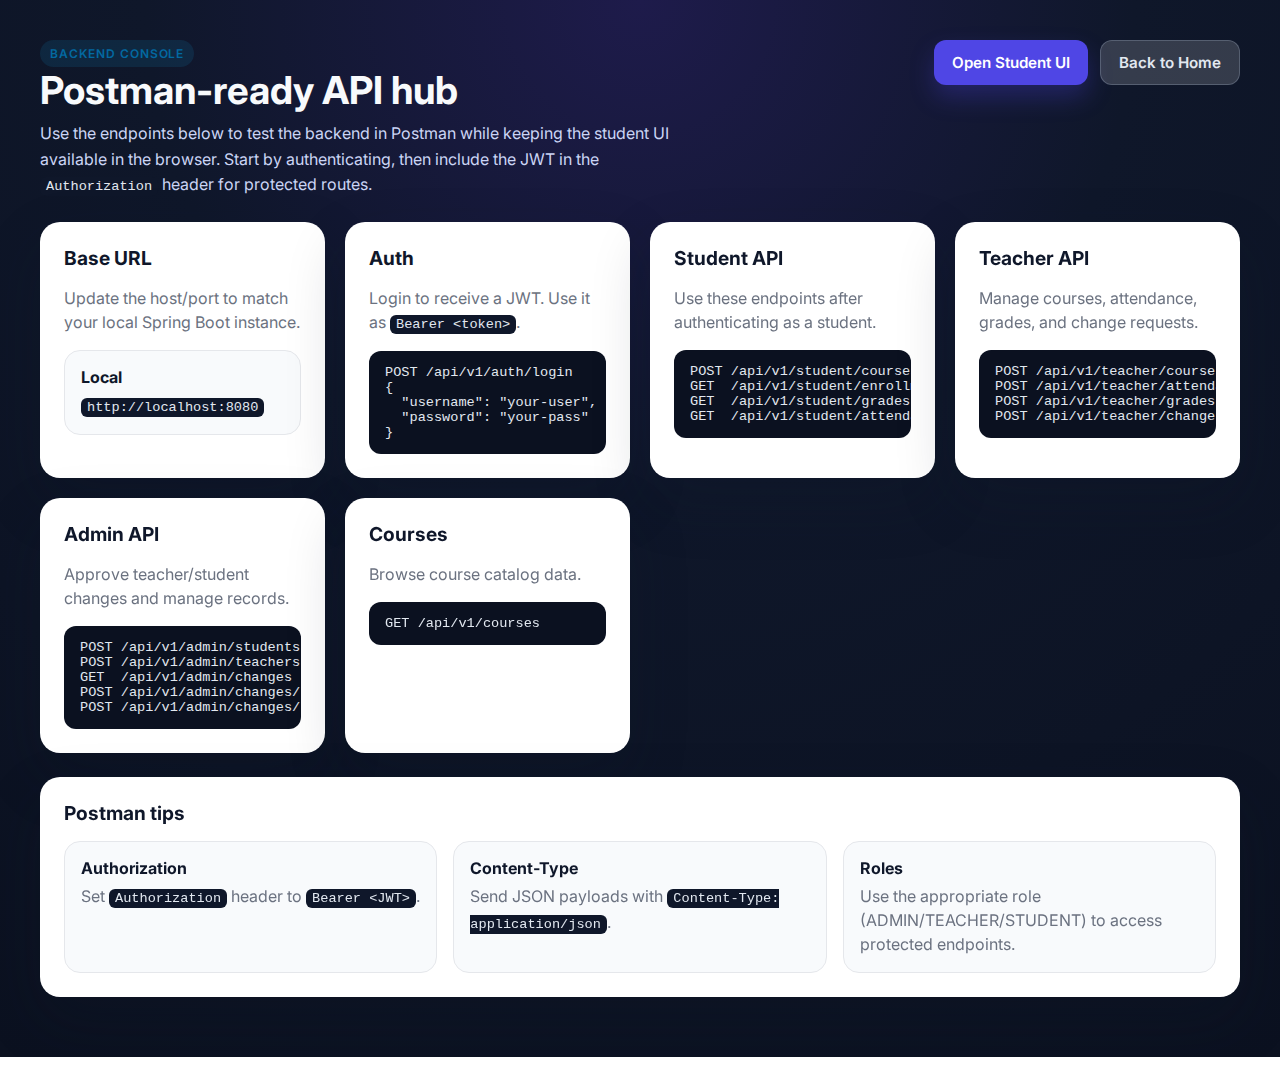
<file: src/main/resources/templates/api-dashboard.html>
<!DOCTYPE html>
<html lang="en" xmlns:th="http://www.thymeleaf.org">
<head>
    <meta charset="UTF-8">
    <meta name="viewport" content="width=device-width, initial-scale=1.0">
    <title>Backend API Console</title>
    <link rel="preconnect" href="https://fonts.googleapis.com">
    <link rel="preconnect" href="https://fonts.gstatic.com" crossorigin>
    <link href="https://fonts.googleapis.com/css2?family=Inter:wght@400;500;600;700&display=swap" rel="stylesheet">
    <style>
        :root {
            --primary: #4f46e5;
            --primary-dark: #4338ca;
            --accent: #0ea5e9;
            --muted: #6b7280;
            --border: #e5e7eb;
            --shadow: 0 24px 60px rgba(15, 23, 42, 0.2);
        }

        * {
            margin: 0;
            padding: 0;
            box-sizing: border-box;
        }

        body {
            font-family: "Inter", "Segoe UI", sans-serif;
            min-height: 100vh;
            padding: 40px 20px 60px;
            background: radial-gradient(circle at top, #1e1b4b 0%, #0f172a 40%, #0b1120 100%);
            color: #0f172a;
        }

        .page {
            max-width: 1200px;
            margin: 0 auto;
            display: flex;
            flex-direction: column;
            gap: 24px;
        }

        .page-header {
            display: flex;
            flex-wrap: wrap;
            justify-content: space-between;
            align-items: flex-start;
            gap: 16px;
            color: #f8fafc;
        }

        .page-header h1 {
            font-size: clamp(2rem, 3vw, 2.6rem);
            margin-bottom: 8px;
        }

        .page-header p {
            color: #cbd5f5;
            max-width: 640px;
            line-height: 1.6;
        }

        .actions {
            display: flex;
            flex-wrap: wrap;
            gap: 12px;
        }

        .btn {
            border: none;
            border-radius: 12px;
            padding: 12px 18px;
            font-weight: 600;
            font-size: 0.95rem;
            cursor: pointer;
            text-decoration: none;
            display: inline-flex;
            align-items: center;
            gap: 8px;
            transition: transform 0.2s ease, box-shadow 0.2s ease, background 0.2s ease;
        }

        .btn-primary {
            background: var(--primary);
            color: #ffffff;
            box-shadow: 0 12px 24px rgba(79, 70, 229, 0.28);
        }

        .btn-primary:hover {
            background: var(--primary-dark);
            transform: translateY(-1px);
        }

        .btn-ghost {
            background: rgba(255, 255, 255, 0.16);
            color: #e2e8f0;
            border: 1px solid rgba(148, 163, 184, 0.35);
        }

        .grid {
            display: grid;
            grid-template-columns: repeat(auto-fit, minmax(280px, 1fr));
            gap: 20px;
        }

        .card {
            background: #ffffff;
            border-radius: 20px;
            padding: 24px;
            box-shadow: var(--shadow);
            display: flex;
            flex-direction: column;
            gap: 16px;
        }

        .card h2 {
            font-size: 1.2rem;
        }

        .card p {
            color: var(--muted);
            line-height: 1.5;
        }

        .pill {
            display: inline-flex;
            align-items: center;
            gap: 8px;
            padding: 6px 10px;
            border-radius: 999px;
            background: rgba(14, 165, 233, 0.12);
            color: #0369a1;
            font-size: 0.75rem;
            font-weight: 600;
            text-transform: uppercase;
            letter-spacing: 0.08em;
        }

        code {
            background: #0f172a;
            color: #e2e8f0;
            padding: 2px 6px;
            border-radius: 6px;
            font-size: 0.85rem;
        }

        pre {
            background: #0b1120;
            color: #e2e8f0;
            padding: 14px 16px;
            border-radius: 12px;
            font-size: 0.85rem;
            overflow-x: auto;
        }

        .info-grid {
            display: grid;
            grid-template-columns: repeat(auto-fit, minmax(240px, 1fr));
            gap: 16px;
        }

        .info-card {
            background: #f8fafc;
            border-radius: 16px;
            padding: 16px;
            border: 1px solid var(--border);
        }

        .info-card h3 {
            font-size: 1rem;
            margin-bottom: 6px;
        }
    </style>
</head>
<body>
<div class="page">
    <header class="page-header">
        <div>
            <div class="pill">Backend Console</div>
            <h1>Postman-ready API hub</h1>
            <p>
                Use the endpoints below to test the backend in Postman while keeping the student UI
                available in the browser. Start by authenticating, then include the JWT in the
                <code>Authorization</code> header for protected routes.
            </p>
        </div>
        <div class="actions">
            <a class="btn btn-primary" th:href="@{/students}">Open Student UI</a>
            <a class="btn btn-ghost" th:href="@{/}">Back to Home</a>
        </div>
    </header>

    <section class="grid">
        <article class="card">
            <h2>Base URL</h2>
            <p>Update the host/port to match your local Spring Boot instance.</p>
            <div class="info-card">
                <h3>Local</h3>
                <p><code>http://localhost:8080</code></p>
            </div>
        </article>

        <article class="card">
            <h2>Auth</h2>
            <p>Login to receive a JWT. Use it as <code>Bearer &lt;token&gt;</code>.</p>
            <pre>POST /api/v1/auth/login
{
  "username": "your-user",
  "password": "your-pass"
}</pre>
        </article>

        <article class="card">
            <h2>Student API</h2>
            <p>Use these endpoints after authenticating as a student.</p>
            <pre>POST /api/v1/student/courses/{courseId}/enroll
GET  /api/v1/student/enrollments
GET  /api/v1/student/grades
GET  /api/v1/student/attendance</pre>
        </article>

        <article class="card">
            <h2>Teacher API</h2>
            <p>Manage courses, attendance, grades, and change requests.</p>
            <pre>POST /api/v1/teacher/courses
POST /api/v1/teacher/attendance
POST /api/v1/teacher/grades
POST /api/v1/teacher/change-requests</pre>
        </article>

        <article class="card">
            <h2>Admin API</h2>
            <p>Approve teacher/student changes and manage records.</p>
            <pre>POST /api/v1/admin/students
POST /api/v1/admin/teachers
GET  /api/v1/admin/changes
POST /api/v1/admin/changes/{requestId}/approve
POST /api/v1/admin/changes/{requestId}/reject</pre>
        </article>

        <article class="card">
            <h2>Courses</h2>
            <p>Browse course catalog data.</p>
            <pre>GET /api/v1/courses</pre>
        </article>
    </section>

    <section class="card">
        <h2>Postman tips</h2>
        <div class="info-grid">
            <div class="info-card">
                <h3>Authorization</h3>
                <p>Set <code>Authorization</code> header to <code>Bearer &lt;JWT&gt;</code>.</p>
            </div>
            <div class="info-card">
                <h3>Content-Type</h3>
                <p>Send JSON payloads with <code>Content-Type: application/json</code>.</p>
            </div>
            <div class="info-card">
                <h3>Roles</h3>
                <p>Use the appropriate role (ADMIN/TEACHER/STUDENT) to access protected endpoints.</p>
            </div>
        </div>
    </section>
</div>
</body>
</html>
</file>
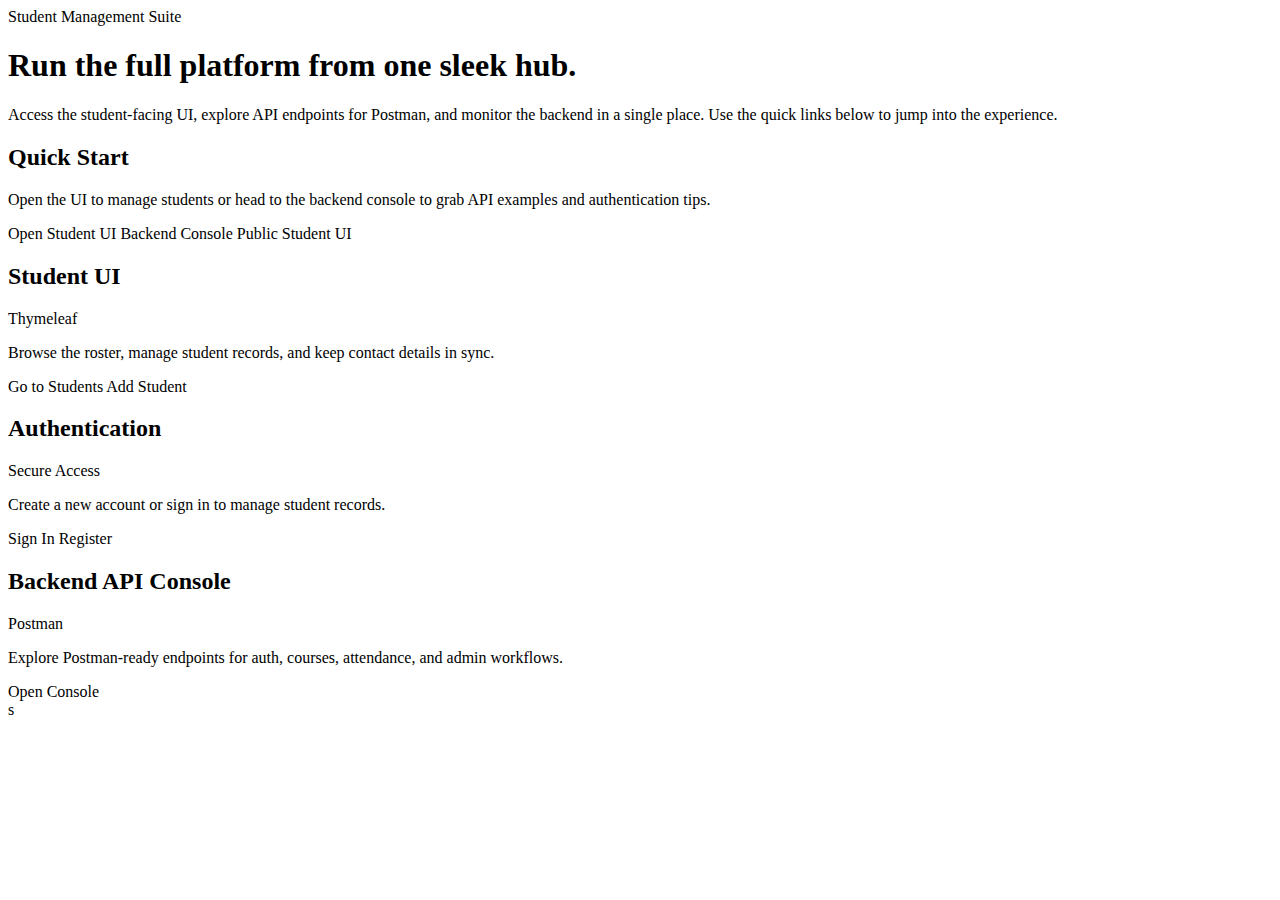
<file: src/main/resources/templates/home.html>
<!DOCTYPE html>
<html lang="en" xmlns:th="http://www.thymeleaf.org">
<head>
    <meta charset="UTF-8">
    <meta name="viewport" content="width=device-width, initial-scale=1.0">
    <title>Student Management Hub</title>
    <link rel="preconnect" href="https://fonts.googleapis.com">
    <link rel="preconnect" href="https://fonts.gstatic.com" crossorigin>
    <link href="https://fonts.googleapis.com/css2?family=Inter:wght@400;500;600;700&display=swap" rel="stylesheet">
    <link rel="stylesheet" th:href="@{/css/app.css}">
</head>

<body class="app">
<div class="container">
    <section class="hero">
        <div class="page-header">
            <div class="badge">Student Management Suite</div>
            <h1>Run the full platform from one sleek hub.</h1>
            <p>
                Access the student-facing UI, explore API endpoints for Postman, and monitor the backend
                in a single place. Use the quick links below to jump into the experience.
            </p>
        </div>
        <div class="card card-muted hero-card">
            <h2>Quick Start</h2>
            <p>
                Open the UI to manage students or head to the backend console to grab
                API examples and authentication tips.
            </p>
            <div class="toolbar">
                <a class="btn btn-primary" th:href="@{/students}">Open Student UI</a>
                <a class="btn btn-outline" th:href="@{/dashboard}">Backend Console</a>
                <a class="btn btn-outline" th:href="@{/ui}">Public Student UI</a>
            </div>
        </div>
    </section>
    <section class="grid grid-3">
        <div class="card">
            <div class="card-title">
                <h2>Student UI</h2>
                <span class="badge">Thymeleaf</span>
            </div>
            <p>Browse the roster, manage student records, and keep contact details in sync.</p>
            <div class="toolbar">
                <a class="btn btn-primary" th:href="@{/students}">Go to Students</a>
                <a class="btn btn-secondary" th:href="@{/students/new}">Add Student</a>
            </div>
        </div>

        <div class="card">
            <div class="card-title">
                <h2>Authentication</h2>
                <span class="badge">Secure Access</span>
            </div>
            <p>Create a new account or sign in to manage student records.</p>
            <div class="toolbar">
                <a class="btn btn-primary" th:href="@{/login}">Sign In</a>
                <a class="btn btn-secondary" th:href="@{/register}">Register</a>
            </div>
        </div>

        <div class="card">
            <div class="card-title">
                <h2>Backend API Console</h2>
                <span class="badge">Postman</span>
            </div>
            <p>Explore Postman-ready endpoints for auth, courses, attendance, and admin workflows.</p>
            <div class="toolbar">
                <a class="btn btn-secondary" th:href="@{/dashboard}">Open Console</a>
            </div>
        </div>
    </section>s
</div>
</body>
</html>
</file>
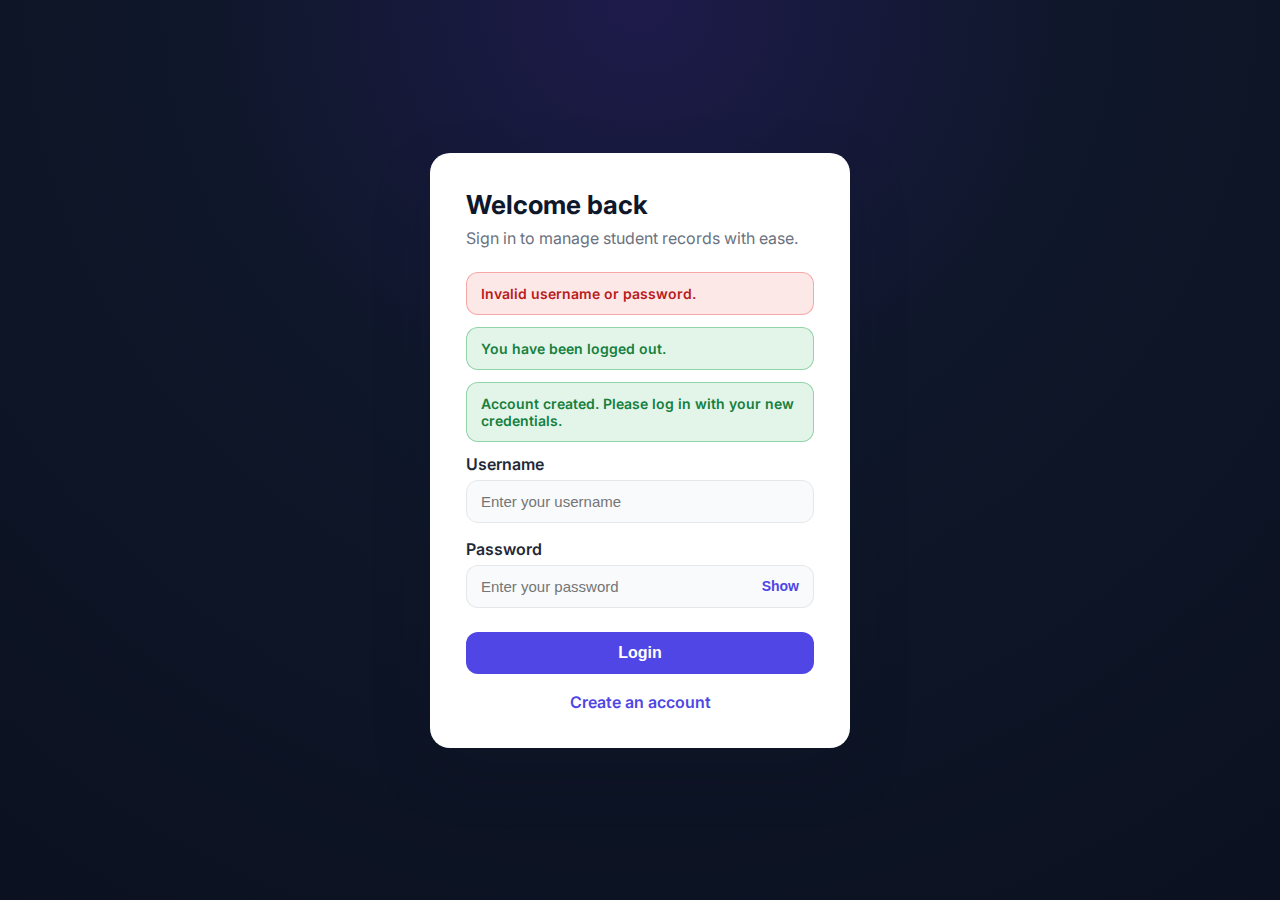
<file: src/main/resources/templates/login.html>
<!DOCTYPE html>
<html lang="en" xmlns:th="http://www.thymeleaf.org">
<head>
    <meta charset="UTF-8">
    <meta name="viewport" content="width=device-width, initial-scale=1.0">
    <title>Login</title>
    <link rel="preconnect" href="https://fonts.googleapis.com">
    <link rel="preconnect" href="https://fonts.gstatic.com" crossorigin>
    <link href="https://fonts.googleapis.com/css2?family=Inter:wght@400;500;600;700&display=swap" rel="stylesheet">

    <style>
        :root {
            --primary: #4f46e5;
            --primary-dark: #4338ca;
            --muted: #6b7280;
            --border: #e5e7eb;
            --shadow: 0 24px 60px rgba(15, 23, 42, 0.2);
        }

        *,
        *::before,
        *::after {
            box-sizing: border-box;
        }

        body {
            margin: 0;
            min-height: 100vh;
            display: flex;
            align-items: center;
            justify-content: center;
            padding: 24px;
            font-family: "Inter", "Segoe UI", sans-serif;
            background: radial-gradient(circle at top, #1e1b4b 0%, #0f172a 40%, #0b1120 100%);
            color: #0f172a;
        }

        .login-shell {
            width: 100%;
            max-width: 420px;
        }

        .login-card {
            background: #ffffff;
            border-radius: 20px;
            padding: 36px;
            box-shadow: var(--shadow);
        }

        .login-card h1 {
            margin: 0 0 8px;
            font-size: 26px;
            color: #0f172a;
        }

        .login-card p {
            margin: 0 0 24px;
            color: var(--muted);
        }

        .msg-error,
        .msg-success {
            border-radius: 12px;
            padding: 12px 14px;
            font-size: 14px;
            margin-bottom: 12px;
            font-weight: 600;
        }

        .msg-error {
            color: #b91c1c;
            background: rgba(239, 68, 68, 0.12);
            border: 1px solid rgba(239, 68, 68, 0.4);
        }

        .msg-success {
            color: #15803d;
            background: rgba(22, 163, 74, 0.12);
            border: 1px solid rgba(22, 163, 74, 0.4);
        }

        label {
            display: block;
            margin-bottom: 6px;
            font-weight: 600;
            color: #1f2937;
        }

        input {
            width: 100%;
            padding: 12px 14px;
            font-size: 15px;
            border-radius: 12px;
            border: 1px solid var(--border);
            background: #f8fafc;
            transition: border-color 0.2s ease, box-shadow 0.2s ease, background 0.2s ease;
        }

        input:focus {
            outline: none;
            border-color: var(--primary);
            background: #ffffff;
            box-shadow: 0 0 0 3px rgba(79, 70, 229, 0.2);
        }

        .field {
            margin-bottom: 16px;
        }

        .password-field {
            display: flex;
            align-items: stretch;
        }

        .password-field input {
            border-top-right-radius: 0;
            border-bottom-right-radius: 0;
            border-right: none;
        }

        .toggle-password {
            border: 1px solid var(--border);
            border-left: none;
            background: #f8fafc;
            color: var(--primary);
            padding: 0 14px;
            font-size: 14px;
            font-weight: 600;
            cursor: pointer;
            border-top-right-radius: 12px;
            border-bottom-right-radius: 12px;
            transition: background 0.15s ease, color 0.15s ease;
        }

        .toggle-password:hover {
            background: #eef2ff;
        }

        .password-field:focus-within input,
        .password-field:focus-within .toggle-password {
            border-color: var(--primary);
        }

        .password-field:focus-within input {
            box-shadow: 0 0 0 3px rgba(79, 70, 229, 0.2);
        }

        button[type="submit"] {
            width: 100%;
            padding: 12px;
            margin-top: 8px;
            border: none;
            border-radius: 12px;
            font-size: 16px;
            font-weight: 600;
            background: var(--primary);
            color: #ffffff;
            cursor: pointer;
            transition: transform 0.15s ease, box-shadow 0.15s ease, background 0.15s ease;
        }

        button[type="submit"]:hover {
            background: var(--primary-dark);
            transform: translateY(-1px);
            box-shadow: 0 12px 24px rgba(79, 70, 229, 0.25);
        }

        .helper {
            margin-top: 18px;
            text-align: center;
        }

        .helper a {
            color: var(--primary);
            text-decoration: none;
            font-weight: 600;
        }

        .helper a:hover {
            text-decoration: underline;
        }
    </style>
</head>
<body>

<div class="login-shell">
    <div class="login-card">
        <h1>Welcome back</h1>
        <p>Sign in to manage student records with ease.</p>

        <div th:if="${param.error}" class="msg-error">
            Invalid username or password.
        </div>
        <div th:if="${param.logout}" class="msg-success">
            You have been logged out.
        </div>
        <div th:if="${param.registered}" class="msg-success">
            Account created. Please log in with your new credentials.
        </div>

        <form method="post" th:action="@{/login}">
            <input type="hidden" th:name="${_csrf.parameterName}" th:value="${_csrf.token}">

            <div class="field">
                <label for="username">Username</label>
                <input type="text" id="username" name="username" placeholder="Enter your username" required>
            </div>

            <div class="field">
                <label for="password">Password</label>
                <div class="password-field">
                    <input type="password" id="password" name="password" placeholder="Enter your password" required>
                    <button class="toggle-password" type="button" data-target="password">Show</button>
                </div>
            </div>

            <button type="submit">Login</button>
        </form>

        <div class="helper">
            <a th:href="@{/register}">Create an account</a>
        </div>
    </div>
</div>

<script>
    const toggleButtons = document.querySelectorAll(".toggle-password");

    toggleButtons.forEach((button) => {
        button.addEventListener("click", () => {
            const targetId = button.getAttribute("data-target");
            const input = document.getElementById(targetId);
            const isPassword = input.type === "password";

            input.type = isPassword ? "text" : "password";
            button.textContent = isPassword ? "Hide" : "Show";
        });
    });
</script>

</body>
</html>
</file>
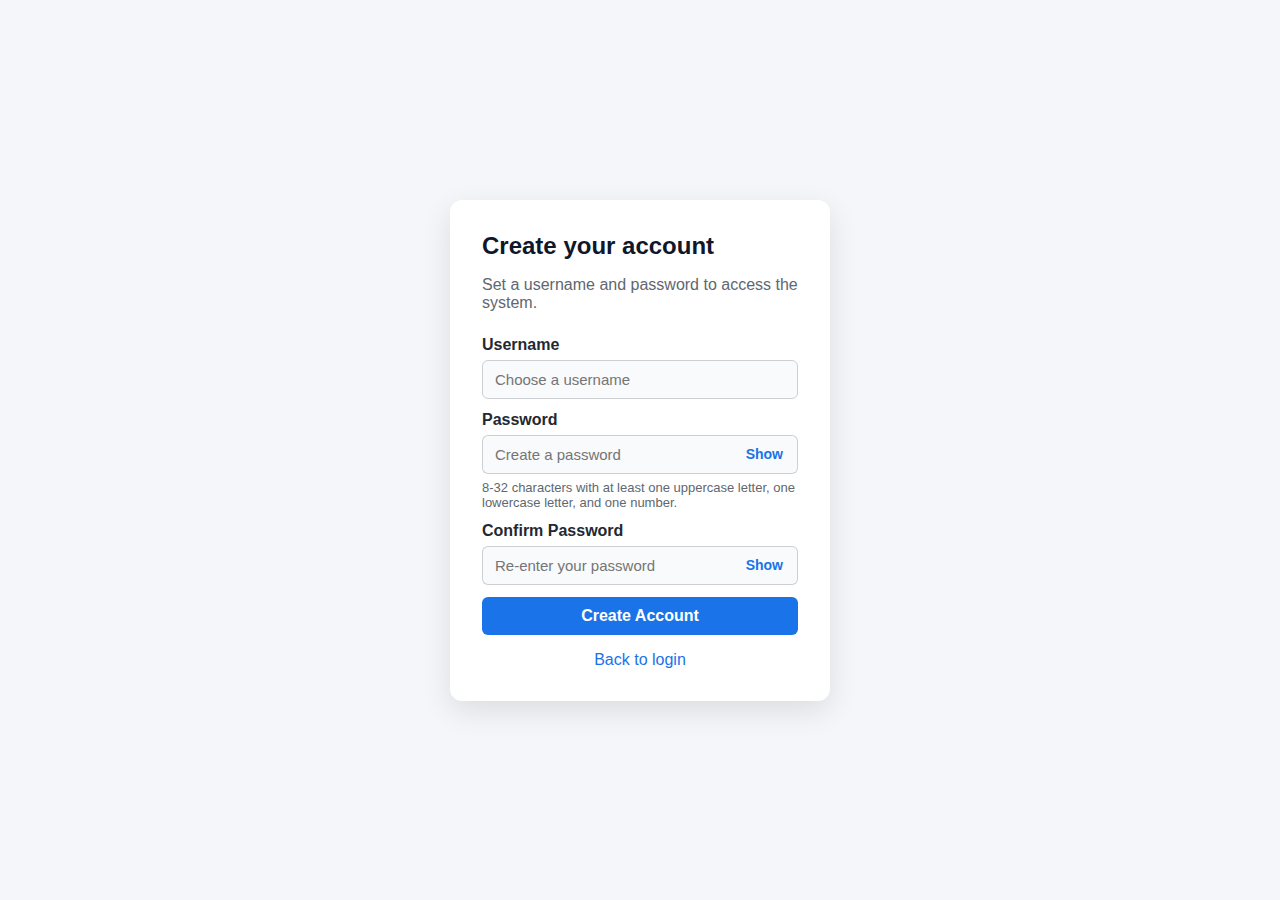
<file: src/main/resources/templates/register.html>
<!DOCTYPE html>
<html lang="en" xmlns:th="http://www.thymeleaf.org">
<head>
    <meta charset="UTF-8">
    <meta name="viewport" content="width=device-width, initial-scale=1.0">
    <title>Create Account</title>
    <style>
        /* Reset */
        *,
        *::before,
        *::after {
            box-sizing: border-box;
        }

        body {
            font-family: "Segoe UI", Tahoma, Geneva, Verdana, sans-serif;
            background: #f4f6f9;
            display: flex;
            align-items: center;
            justify-content: center;
            min-height: 100vh;
            margin: 0;
            padding: 24px;
        }

        .register-card {
            background: #ffffff;
            padding: 32px;
            border-radius: 12px;
            width: 100%;
            max-width: 380px;
            box-shadow: 0 10px 30px rgba(0, 0, 0, 0.1);
        }

        .register-card h1 {
            margin: 0 0 8px;
            font-size: 24px;
            color: #0f172a;
        }

        .register-card p {
            color: #606770;
            margin-bottom: 24px;
        }

        label {
            display: block;
            margin-bottom: 6px;
            font-weight: 600;
            color: #1f2933;
        }

        input {
            width: 100%;
            padding: 10px 12px;
            border: 1px solid #ccd0d5;
            border-radius: 6px;
            font-size: 15px;
            background: #f8fafc;
            transition: border-color 0.2s ease, box-shadow 0.2s ease, background 0.2s ease;
        }

        input:focus {
            outline: none;
            border-color: #1a73e8;
            background: #ffffff;
            box-shadow: 0 0 0 3px rgba(26, 115, 232, 0.15);
        }

        .field {
            margin-bottom: 12px;
        }

        /* Password field with attached button */
        .password-field {
            display: flex;
            align-items: stretch;
        }

        .password-field input {
            border-top-right-radius: 0;
            border-bottom-right-radius: 0;
            border-right: none;
        }

        .toggle-password {
            border: 1px solid #ccd0d5;
            border-left: none;
            background: #f8fafc;
            color: #1a73e8;
            padding: 0 14px;
            font-size: 14px;
            font-weight: 600;
            cursor: pointer;
            border-top-right-radius: 6px;
            border-bottom-right-radius: 6px;
            transition: background 0.15s ease, color 0.15s ease;
        }

        .toggle-password:hover {
            background: #e8f0fe;
        }

        /* Unified focus ring */
        .password-field:focus-within input,
        .password-field:focus-within .toggle-password {
            border-color: #1a73e8;
        }

        .password-field:focus-within input {
            box-shadow: 0 0 0 3px rgba(26, 115, 232, 0.15);
        }

        .hint {
            font-size: 13px;
            color: #606770;
            margin: 6px 0 12px;
        }

        .error {
            color: #b00020;
            font-size: 14px;
            margin: 4px 0 12px;
        }

        button[type="submit"] {
            width: 100%;
            padding: 10px 12px;
            background: #1a73e8;
            color: #fff;
            border: none;
            border-radius: 6px;
            font-size: 16px;
            cursor: pointer;
            font-weight: 600;
            transition: background 0.15s ease, box-shadow 0.15s ease, transform 0.15s ease;
        }

        button[type="submit"]:hover {
            background: #1558c0;
            transform: translateY(-1px);
            box-shadow: 0 8px 16px rgba(26, 115, 232, 0.25);
        }

        button[type="submit"]:active {
            transform: translateY(0);
            box-shadow: 0 4px 10px rgba(26, 115, 232, 0.25);
        }

        .helper {
            margin-top: 16px;
            text-align: center;
        }

        .helper a {
            color: #1a73e8;
            text-decoration: none;
            font-weight: 500;
        }

        .helper a:hover {
            text-decoration: underline;
        }
    </style>
</head>
<body>

<div class="register-card">
    <h1>Create your account</h1>
    <p>Set a username and password to access the system.</p>

    <form method="post" th:action="@{/register}" th:object="${registrationForm}">
        <input type="hidden" th:if="${_csrf}" th:name="${_csrf.parameterName}" th:value="${_csrf.token}">

        <div class="field">
            <label for="username">Username</label>
            <input type="text" id="username" th:field="*{username}" placeholder="Choose a username" required>
            <div class="error" th:if="${#fields.hasErrors('username')}" th:errors="*{username}"></div>
        </div>

        <div class="field">
            <label for="password">Password</label>
            <div class="password-field">
                <input type="password" id="password" th:field="*{password}" placeholder="Create a password" required>
                <button class="toggle-password" type="button" data-target="password">Show</button>
            </div>
            <div class="hint">
                8-32 characters with at least one uppercase letter, one lowercase letter, and one number.
            </div>
            <div class="error" th:if="${#fields.hasErrors('password')}" th:errors="*{password}"></div>
        </div>

        <div class="field">
            <label for="confirmPassword">Confirm Password</label>
            <div class="password-field">
                <input type="password" id="confirmPassword" th:field="*{confirmPassword}" placeholder="Re-enter your password" required>
                <button class="toggle-password" type="button" data-target="confirmPassword">Show</button>
            </div>
            <div class="error" th:if="${#fields.hasErrors('confirmPassword')}" th:errors="*{confirmPassword}"></div>
        </div>

        <button type="submit">Create Account</button>
    </form>

    <div class="helper">
        <a th:href="@{/login}">Back to login</a>
    </div>
</div>

<script>
    const toggleButtons = document.querySelectorAll(".toggle-password");

    toggleButtons.forEach((button) => {
        button.addEventListener("click", () => {
            const targetId = button.getAttribute("data-target");
            const input = document.getElementById(targetId);
            const isPassword = input.type === "password";

            input.type = isPassword ? "text" : "password";
            button.textContent = isPassword ? "Hide" : "Show";
        });
    });
</script>

</body>
</html>
</file>
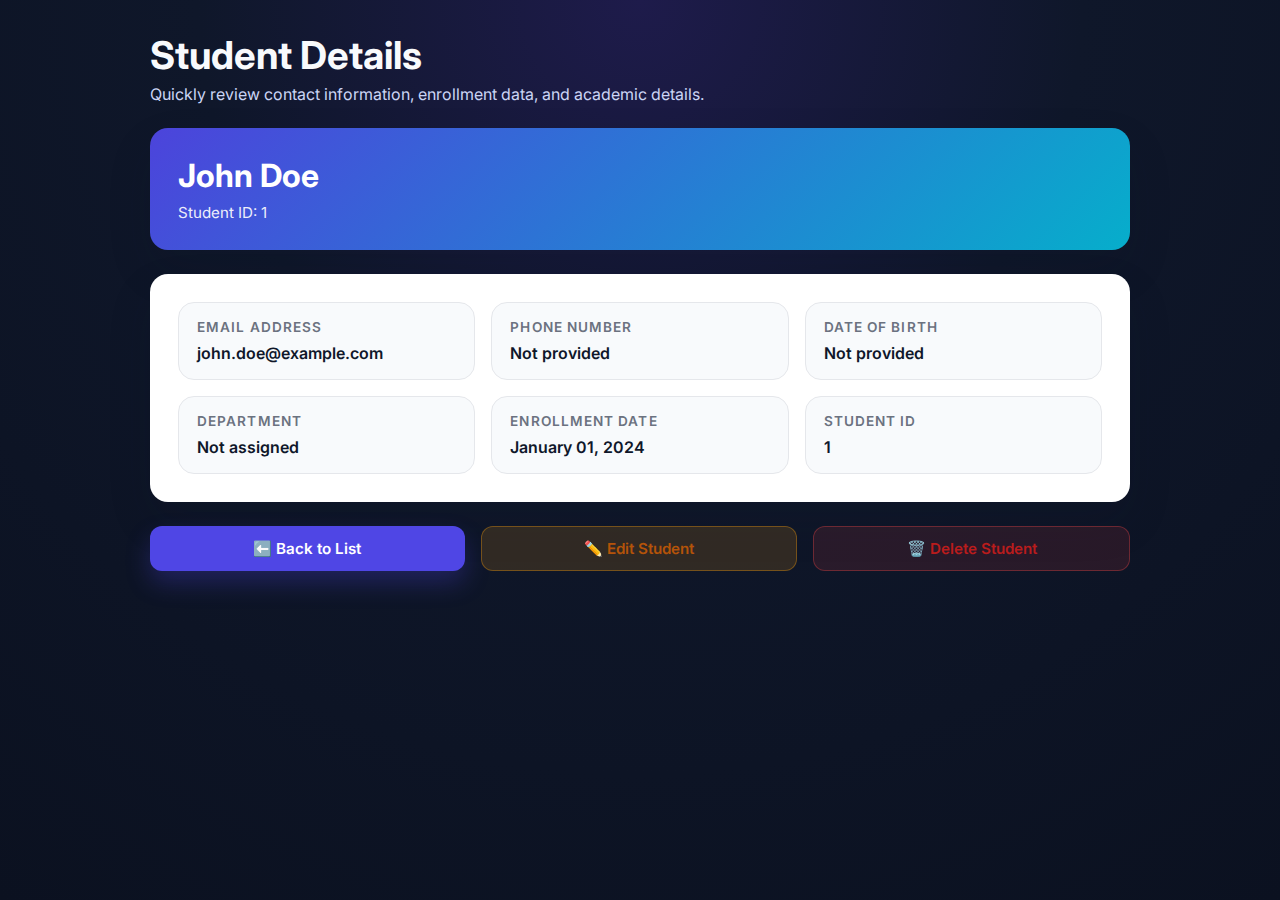
<file: src/main/resources/templates/student-details.html>
<!DOCTYPE html>
<html xmlns:th="http://www.thymeleaf.org">
<head>
    <meta charset="UTF-8">
    <meta name="viewport" content="width=device-width, initial-scale=1.0">
    <title>Student Details</title>
    <link rel="preconnect" href="https://fonts.googleapis.com">
    <link rel="preconnect" href="https://fonts.gstatic.com" crossorigin>
    <link href="https://fonts.googleapis.com/css2?family=Inter:wght@400;500;600;700&display=swap" rel="stylesheet">
    <style>
        :root {
            --primary: #4f46e5;
            --primary-dark: #4338ca;
            --muted: #6b7280;
            --border: #e5e7eb;
            --warning: #f59e0b;
            --danger: #ef4444;
            --shadow: 0 20px 45px rgba(15, 23, 42, 0.12);
        }

        * {
            margin: 0;
            padding: 0;
            box-sizing: border-box;
        }

        body {
            font-family: "Inter", "Segoe UI", sans-serif;
            background: radial-gradient(circle at top, #1e1b4b 0%, #0f172a 40%, #0b1120 100%);
            min-height: 100vh;
            padding: 32px 20px 60px;
            color: #0f172a;
        }

        .page {
            max-width: 980px;
            margin: 0 auto;
            display: flex;
            flex-direction: column;
            gap: 24px;
        }

        .page-header {
            color: #f8fafc;
        }

        .page-header h1 {
            font-size: 2.4rem;
            margin-bottom: 6px;
        }

        .page-header p {
            color: #cbd5f5;
        }

        .card {
            background: #ffffff;
            border-radius: 18px;
            padding: 28px;
            box-shadow: var(--shadow);
        }

        .student-card {
            background: linear-gradient(135deg, rgba(79, 70, 229, 0.95), rgba(6, 182, 212, 0.95));
            color: #ffffff;
            border-radius: 18px;
            padding: 28px;
            display: flex;
            flex-direction: column;
            gap: 8px;
            box-shadow: var(--shadow);
        }

        .student-name {
            font-size: 2rem;
            font-weight: 700;
        }

        .student-id {
            opacity: 0.9;
            font-size: 0.95rem;
        }

        .details-grid {
            display: grid;
            grid-template-columns: repeat(auto-fit, minmax(220px, 1fr));
            gap: 16px;
        }

        .detail-item {
            border: 1px solid var(--border);
            background: #f8fafc;
            border-radius: 16px;
            padding: 16px 18px;
        }

        .detail-label {
            font-weight: 600;
            color: var(--muted);
            font-size: 0.85rem;
            margin-bottom: 8px;
            text-transform: uppercase;
            letter-spacing: 0.08em;
        }

        .detail-value {
            color: #0f172a;
            font-size: 1rem;
            font-weight: 600;
        }

        .actions {
            display: flex;
            gap: 16px;
            flex-wrap: wrap;
        }

        .btn {
            border: none;
            border-radius: 12px;
            padding: 12px 18px;
            font-weight: 600;
            font-size: 0.95rem;
            cursor: pointer;
            text-decoration: none;
            display: inline-flex;
            align-items: center;
            justify-content: center;
            gap: 8px;
            transition: transform 0.2s ease, box-shadow 0.2s ease, background 0.2s ease;
            flex: 1;
        }

        .btn-primary {
            background: var(--primary);
            color: #ffffff;
            box-shadow: 0 12px 24px rgba(79, 70, 229, 0.28);
        }

        .btn-primary:hover {
            background: var(--primary-dark);
            transform: translateY(-1px);
        }

        .btn-warning {
            background: rgba(245, 158, 11, 0.15);
            color: #b45309;
            border: 1px solid rgba(245, 158, 11, 0.35);
        }

        .btn-danger {
            background: rgba(239, 68, 68, 0.12);
            color: #b91c1c;
            border: 1px solid rgba(239, 68, 68, 0.35);
        }

        @media (max-width: 768px) {
            .btn {
                flex: 1 1 100%;
            }
        }
    </style>
</head>
<body>
<div class="page">
    <header class="page-header">
        <h1>Student Details</h1>
        <p>Quickly review contact information, enrollment data, and academic details.</p>
    </header>

    <div class="student-card">
        <div class="student-name" th:text="${student.firstName + ' ' + student.lastName}">John Doe</div>
        <div class="student-id" th:text="'Student ID: ' + ${student.id}">Student ID: 1</div>
    </div>

    <div class="card">
        <div class="details-grid">
            <div class="detail-item">
                <div class="detail-label">Email Address</div>
                <div class="detail-value" th:text="${student.email}">john.doe@example.com</div>
            </div>

            <div class="detail-item">
                <div class="detail-label">Phone Number</div>
                <div class="detail-value" th:text="${student.phoneNumber != null ? student.phoneNumber : 'Not provided'}">
                    Not provided
                </div>
            </div>

            <div class="detail-item">
                <div class="detail-label">Date of Birth</div>
                <div class="detail-value"
                     th:text="${student.dateOfBirth != null ?
                              #temporals.format(student.dateOfBirth, 'MMMM dd, yyyy') :
                              'Not provided'}">
                    Not provided
                </div>
            </div>

            <div class="detail-item">
                <div class="detail-label">Department</div>
                <div class="detail-value" th:text="${student.department != null ? student.department : 'Not assigned'}">
                    Not assigned
                </div>
            </div>

            <div class="detail-item">
                <div class="detail-label">Enrollment Date</div>
                <div class="detail-value" th:text="${#temporals.format(student.enrollmentDate, 'MMMM dd, yyyy')}">
                    January 01, 2024
                </div>
            </div>

            <div class="detail-item">
                <div class="detail-label">Student ID</div>
                <div class="detail-value" th:text="${student.id}">1</div>
            </div>
        </div>
    </div>

    <div class="actions">
        <a th:href="@{/students}" class="btn btn-primary">⬅️ Back to List</a>
        <a th:href="@{/students/edit/{id}(id=${student.id})}" class="btn btn-warning">✏️ Edit Student</a>
        <a th:href="@{/students/delete/{id}(id=${student.id})}"
           class="btn btn-danger"
           th:onclick="'return confirm(\'Are you sure you want to delete this student?\');'">
            🗑️ Delete Student
        </a>
    </div>
</div>
</body>
</html>
</file>
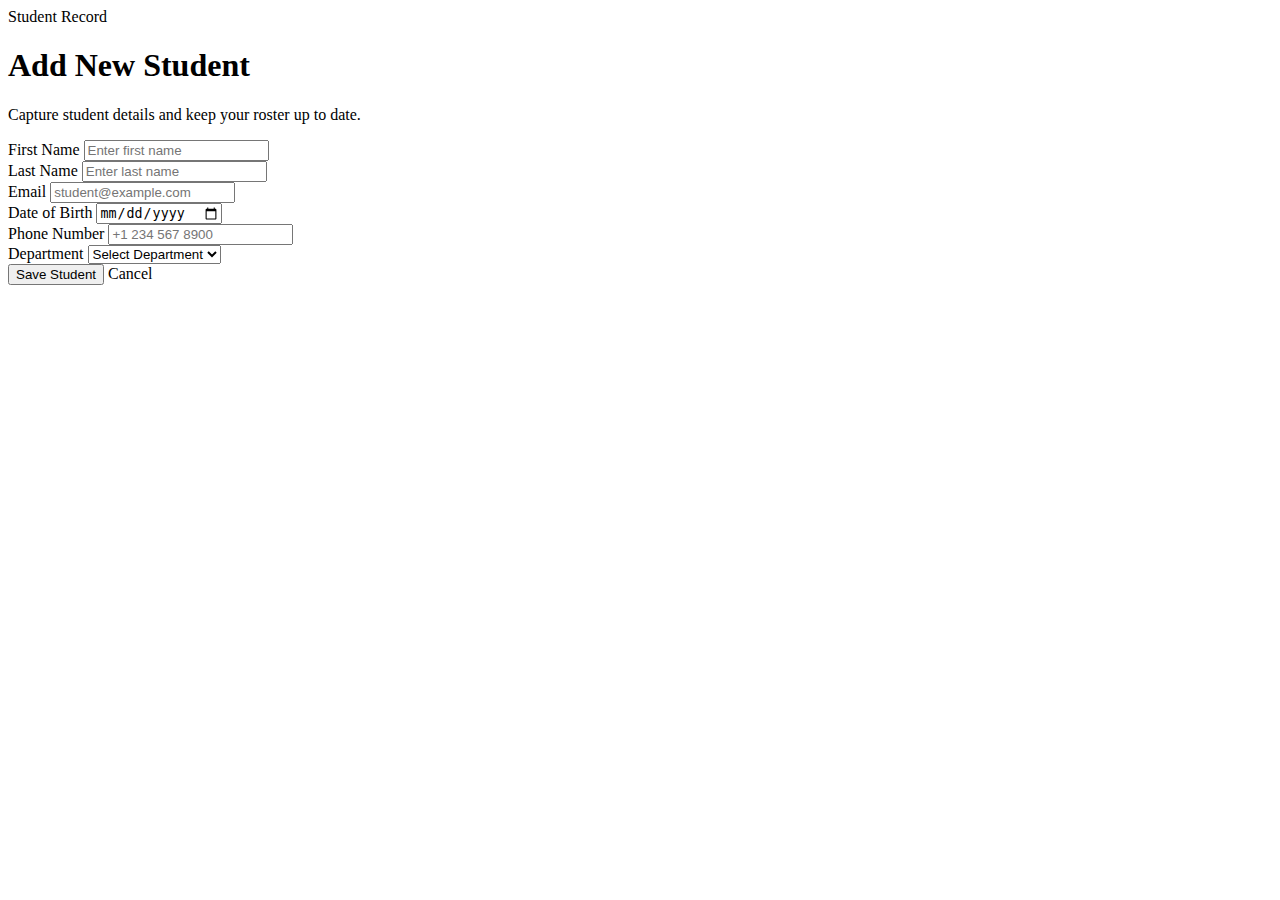
<file: src/main/resources/templates/student-form.html>
<!DOCTYPE html>

<html lang="en" xmlns:th="http://www.thymeleaf.org">
<head>
    <meta charset="UTF-8">
    <meta name="viewport" content="width=device-width, initial-scale=1.0">
    <title th:text="${pageTitle}">Student Form</title>
    <link rel="preconnect" href="https://fonts.googleapis.com">
    <link rel="preconnect" href="https://fonts.gstatic.com" crossorigin>
    <link href="https://fonts.googleapis.com/css2?family=Inter:wght@400;500;600;700&display=swap" rel="stylesheet">
    <link rel="stylesheet" th:href="@{/css/app.css}">
</head>

<body class="app">
<div class="container">
    <header class="page-header">
        <div class="badge">Student Record</div>
        <h1 th:text="${pageTitle}">Add New Student</h1>
        <p>Capture student details and keep your roster up to date.</p>
    </header>

    <div th:if="${errorMessage}" class="alert alert-error" th:text="${errorMessage}"></div>
    <section class="card">
        <form th:action="${student.id != null} ? @{/students/{id}(id=${student.id})} : @{/students}"
              method="post"
              th:object="${student}">

            <div class="form-grid">
                <div class="form-group">
                    <label for="firstName" class="required">First Name</label>
                    <input class="input"
                           type="text"
                           id="firstName"
                           th:field="*{firstName}"
                           th:classappend="${#fields.hasErrors('firstName')} ? ' input-error' : ''"
                           placeholder="Enter first name">
                    <div class="error-text" th:if="${#fields.hasErrors('firstName')}"
                         th:errors="*{firstName}"></div>
                </div>

                <div class="form-group">
                    <label for="lastName" class="required">Last Name</label>
                    <input class="input"
                           type="text"
                           id="lastName"
                           th:field="*{lastName}"
                           th:classappend="${#fields.hasErrors('lastName')} ? ' input-error' : ''"
                           placeholder="Enter last name">
                    <div class="error-text" th:if="${#fields.hasErrors('lastName')}"
                         th:errors="*{lastName}"></div>
                </div>
            </div>

            <div class="form-group">
                <label for="email" class="required">Email</label>
                <input class="input"
                       type="email"
                       id="email"
                       th:field="*{email}"
                       th:classappend="${#fields.hasErrors('email')} ? ' input-error' : ''"
                       placeholder="student@example.com">
                <div class="error-text" th:if="${#fields.hasErrors('email')}"
                     th:errors="*{email}"></div>
            </div>
            <div class="form-grid">
                <div class="form-group">
                    <label for="dateOfBirth">Date of Birth</label>
                    <input class="input"
                           type="date"
                           id="dateOfBirth"
                           th:field="*{dateOfBirth}"
                           th:classappend="${#fields.hasErrors('dateOfBirth')} ? ' input-error' : ''">
                    <div class="error-text" th:if="${#fields.hasErrors('dateOfBirth')}"
                         th:errors="*{dateOfBirth}"></div>
                </div>

                <div class="form-group">
                    <label for="phoneNumber">Phone Number</label>
                    <input class="input"
                           type="tel"
                           id="phoneNumber"
                           th:field="*{phoneNumber}"
                           placeholder="+1 234 567 8900">
                </div>
            </div>

            <div class="form-group">
                <label for="department">Department</label>
                <select class="select" id="department" th:field="*{department}">
                    <option value="">Select Department</option>
                    <option value="Computer Science">Computer Science</option>
                    <option value="Engineering">Engineering</option>
                    <option value="Business">Business</option>
                    <option value="Mathematics">Mathematics</option>
                    <option value="Physics">Physics</option>
                    <option value="Chemistry">Chemistry</option>
                    <option value="Biology">Biology</option>
                    <option value="Arts">Arts</option>
                    <option value="Literature">Literature</option>
                </select>
            </div>
            <div class="toolbar">
                <button type="submit" class="btn btn-primary">Save Student</button>
                <a th:href="@{/students}" class="btn btn-secondary">Cancel</a>
            </div>
        </form>
    </section>
</div>
</body>
</html>
</file>
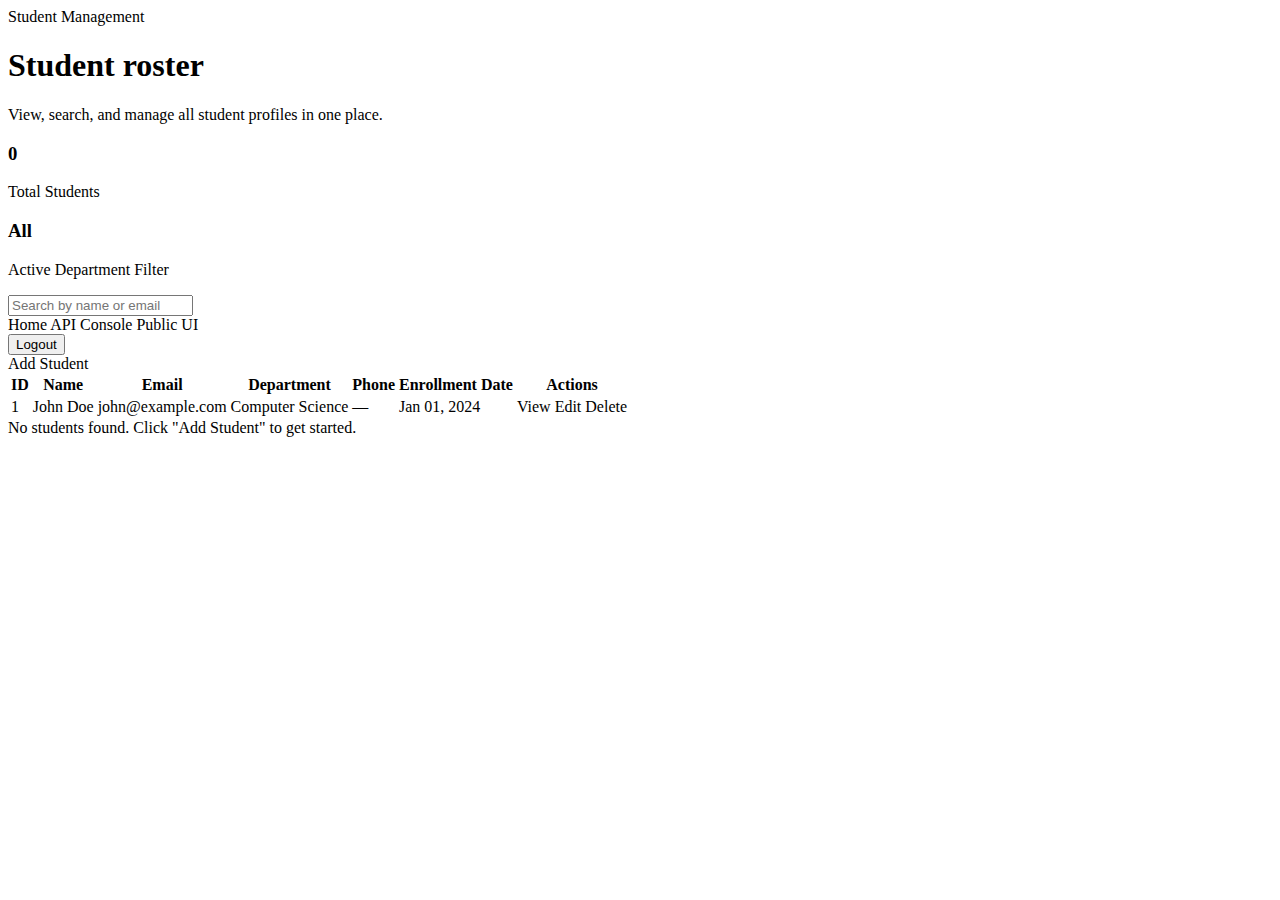
<file: src/main/resources/templates/student-list.html>
<!DOCTYPE html>
<html lang="en" xmlns:th="http://www.thymeleaf.org">
<head>
    <meta charset="UTF-8">
    <meta name="viewport" content="width=device-width, initial-scale=1.0">
    <title>Student Management System</title>
    <link rel="preconnect" href="https://fonts.googleapis.com">
    <link rel="preconnect" href="https://fonts.gstatic.com" crossorigin>
    <link href="https://fonts.googleapis.com/css2?family=Inter:wght@400;500;600;700&display=swap" rel="stylesheet">
    <link rel="stylesheet" th:href="@{/css/app.css}">
</head>
<body class="app">
<div class="container">
    <header class="page-header">
        <div class="badge">Student Management</div>
        <h1>Student roster</h1>
        <p>View, search, and manage all student profiles in one place.</p>
    </header>
    <div th:if="${successMessage}" class="alert alert-success" th:text="${successMessage}"></div>
    <div th:if="${errorMessage}" class="alert alert-error" th:text="${errorMessage}"></div>
    <section class="stats">
        <div class="stat-card">
            <h3 th:text="${students.size()}">0</h3>
            <p>Total Students</p>
        </div>
        <div class="stat-card">
            <h3 th:text="${department != null ? department : 'All'}">All</h3>
            <p>Active Department Filter</p>
        </div>
    </section>

    <section class="card">
        <div class="toolbar">
            <form th:action="@{/students}" method="get" style="flex: 1;">
                <input class="input" type="search" name="keyword" th:value="${keyword}"
                       placeholder="Search by name or email">
            </form>
            <a th:href="@{/}" class="btn btn-secondary">Home</a>
            <a th:href="@{/dashboard}" class="btn btn-secondary">API Console</a>
            <a th:href="@{/ui}" class="btn btn-secondary">Public UI</a>
            <form th:action="@{/logout}" method="post">
                <input type="hidden" th:if="${_csrf}" th:name="${_csrf.parameterName}" th:value="${_csrf.token}">
                <button type="submit" class="btn btn-secondary">Logout</button>
            </form>
            <a th:href="@{/students/new}" class="btn btn-primary">Add Student</a>
        </div>
    </section>

    <section class="card">
        <div class="table-wrapper" th:if="${!students.isEmpty()}">
            <table class="table">
                <thead>
                <tr>
                    <th>ID</th>
                    <th>Name</th>
                    <th>Email</th>
                    <th>Department</th>
                    <th>Phone</th>
                    <th>Enrollment Date</th>
                    <th>Actions</th>
                </tr>
                </thead>
                <tbody>
                <tr th:each="student : ${students}">
                    <td th:text="${student.id}">1</td>
                    <td th:text="${student.firstName + ' ' + student.lastName}">John Doe</td>
                    <td th:text="${student.email}">john@example.com</td>
                    <td th:text="${student.department != null ? student.department : '—'}">Computer Science</td>
                    <td th:text="${student.phoneNumber != null ? student.phoneNumber : '—'}">—</td>
                    <td th:text="${#temporals.format(student.enrollmentDate, 'MMM dd, yyyy')}">Jan 01, 2024</td>
                    <td>
                        <div class="action-group">
                            <a th:href="@{/students/{id}(id=${student.id})}"
                               class="btn btn-secondary" title="View Details">View</a>
                            <a th:href="@{/students/edit/{id}(id=${student.id})}"
                               class="btn btn-warning" title="Edit">Edit</a>
                            <a th:href="@{/students/delete/{id}(id=${student.id})}"
                               class="btn btn-danger"
                               onclick="return confirm('Are you sure you want to delete this student?')"
                               title="Delete">Delete</a>
                        </div>
                    </td>
                </tr>
                </tbody>
            </table>
        </div>
        <div th:if="${students.isEmpty()}" class="notice">
            No students found. Click "Add Student" to get started.
        </div>
    </section>
</div>
</body>
</html>
</file>
